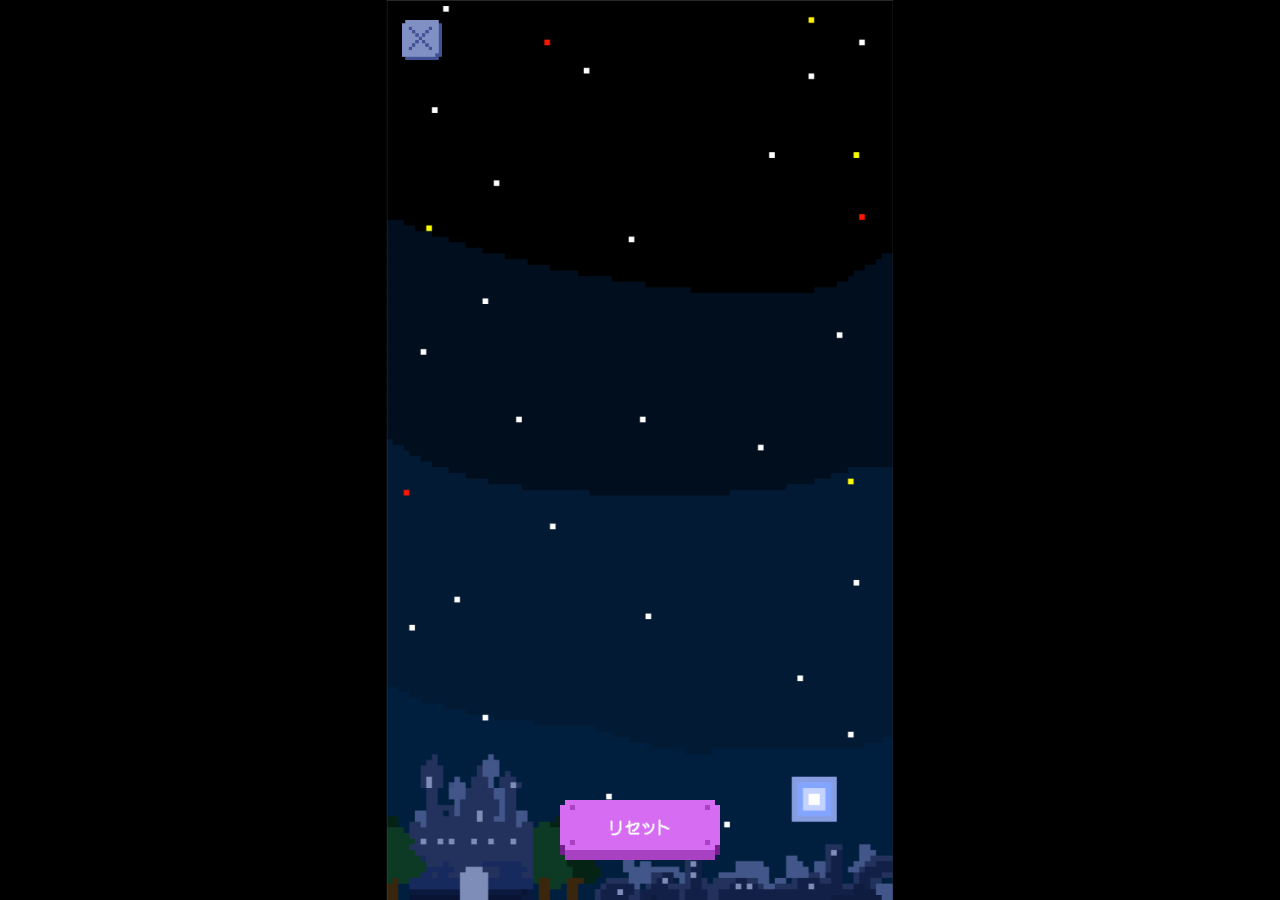
<file: game.html>
<!DOCTYPE html>
<html lang="ja">

<head>
    <meta charset="UTF-8">
    <title>ピタロジ</title>
    <meta name="viewport" content="width=device-width, initial-scale=1.0">
    <style>
        @font-face {
            font-family: 'DotGothic16';
            src: url('fonts/DotGothic16-Regular.ttf') format('truetype');
            font-weight: normal;
            font-style: normal;
        }

        html,
        body {
            margin: 0;
            padding: 0;
            width: 100vw;
            height: 100vh;
            background-color: black;
            overflow: hidden;
            font-family: sans-serif;
        }

        #bg-img {
            position: fixed;
            top: 0;
            left: 50%;
            transform: translateX(-50%);
            height: 100vh;
            width: auto;
            object-fit: contain;
            z-index: 0;
        }

        .app-wrapper {
            position: absolute;
            z-index: 1;
            display: flex;
            flex-direction: column;
            align-items: center;
            justify-content: flex-start;
            padding-top: 10px;
            padding-bottom: 10px;
            box-sizing: border-box;
        }

        #top-bar {
            width: 100%;
            display: flex;
            justify-content: flex-start;
            padding: 10px 15px;
            box-sizing: border-box;
        }

        .button {
            width: 40px;
            height: 40px;
            background: url("pictures/backBtn.png") no-repeat center center;
            background-size: contain;
            cursor: pointer;
            user-select: none;
        }

        #board-container {
            display: grid;
            margin: 10px 0 30px 0;
            grid-gap: 1px;
            justify-content: center;
            box-sizing: border-box;
        }

        .cell,
        .cell-number {
            display: flex;
            font-family: 'DotGothic16', sans-serif;
            justify-content: center;
            align-items: center;
            font-weight: bold;
            border: 1px solid #fff;
            color: #fff;
            user-select: none;
            font-size: 24px;
            box-sizing: border-box;
        }

        .cell-number {
            background-color: #233B6C;
        }

        #cards-container-wrapper {
            width: 100%;
            overflow-x: auto;
        }

        #cards-container {
            display: flex;
            gap: 5px;
            padding: 0 5px;
            margin-bottom: 10px;
        }

        .card {
            aspect-ratio: 766/575;
            border-radius: 12px;
            overflow: hidden;
            position: relative;
            display: flex;
            justify-content: center;
            align-items: center;
            cursor: pointer;
            background: transparent;
            flex: 0 0 auto;
        }

        .card-img {
            width: 100%;
            height: 100%;
            object-fit: contain;
        }

        .card-label {
            font-family: 'DotGothic16', sans-serif;
            position: absolute;
            top: 50%;
            left: 50%;
            transform: translate(-50%, -55%);
            font-weight: bold;
            font-size: 14px;
            color: black;
            text-shadow: 1px 1px 2px white;
            text-align: center;
            pointer-events: none;
            white-space: pre-line;
        }

        .card.selected {
            border: 3px solid yellow;
            transform: scale(1.05);
        }

        #reset-wrapper {
            position: absolute;
            bottom: 40px;
            left: 50%;
            transform: translateX(-50%);
            display: flex;
            justify-content: center;
            width: 200px;
        }

        #reset-button {
            width: 100%;
            height: 60px;
            border: none;
            background: url("pictures/re_Btn.png") no-repeat center center;
            background-size: contain;
            cursor: pointer;
            display: flex;
            justify-content: center;
            align-items: center;
            color: #fff;
            font-weight: bold;
            font-size: 16px;
        }

        #reset-button .reset-label {
            font-family: 'DotGothic16', sans-serif;
            position: relative;
            top: -3px;
        }

        #clear-overlay {
            position: fixed;
            top: 50%;
            left: 50%;
            transform: translate(-50%, -50%);
            background: #fff;
            padding: 20px;
            border: 2px solid #000;
            text-align: center;
            display: none;
            z-index: 200;
            width: 90%;
            max-width: 600px;
            box-sizing: border-box;
        }

        #clear-overlay p {
            font-family: 'DotGothic16', sans-serif;
            font-size: 28px;
            margin: 10px 0;
        }

        #clear-overlay button {
            margin: 10px;
            padding: 10px 20px;
            font-size: 18px;
            cursor: pointer;
        }

        /* ご褒美絵 */
        #reward-image {
            position: absolute;
            display: none;
            pointer-events: none;
            z-index: 150;
            opacity: 0;
            transition: opacity 2s ease;
        }

        @media (pointer: fine) {
            #cards-container-wrapper {
                overflow-x: auto;
            }
        }

        @media (pointer: coarse) {
            #cards-container-wrapper {
                overflow-x: hidden;
            }
        }

        /* -------------------------
           スマホ用レイアウト追加
        ------------------------- */
        @media screen and (max-width: 768px) {
            #bg-img {
                width: 100vw;
                height: auto;
            }

            #board-container {
                margin: 5px 0 120px 0;
            }

            .cell,
            .cell-number {
                font-size: 16px;
            }

            #cards-container-wrapper {
                position: fixed;
                bottom: 0;
                left: 0;
                width: 100vw;
                background: rgba(0, 0, 0, 0.8);
                padding: 8px 0;
                overflow-x: auto;
                z-index: 100;
            }

            #cards-container {
                justify-content: flex-start !important;
            }

            .card {
                width: 28vw !important;
                flex: 0 0 28vw !important;
            }

            .card-label {
                font-size: 12px;
            }

            #reset-wrapper {
                position: fixed;
                bottom: 130px;
                left: 50%;
                transform: translateX(-50%);
                width: 180px;
            }

            #reset-button {
                height: 45px;
            }

            #clear-overlay {
                font-size: 18px;
                padding: 10px;
                width: 95%;
            }
        }
    </style>
</head>

<body>
    <img id="bg-img" src="bg/bg_play.png" alt="">
    <div class="app-wrapper">
        <div id="top-bar">
            <div id="back-button" class="button"></div>
        </div>

        <div id="board-container"></div>

        <div id="cards-container-wrapper">
            <div id="cards-container"></div>
        </div>

        <div id="reset-wrapper">
            <button id="reset-button"><span class="reset-label">リセット</span></button>
        </div>
    </div>

    <div id="reward-image"></div>

    <div id="clear-overlay">
        <p>ステージクリア!</p>
        <button id="next-stage">次のステージへ</button>
        <button id="to-select">ステージ選択へ戻る</button>
    </div>

    <script src="stages_contents.js"></script>
    <script>
        if (document.referrer.includes('start.html')) {
            localStorage.removeItem('stageClear');
        }

        const bgImg = document.getElementById('bg-img');
        const appWrapper = document.querySelector('.app-wrapper');

        function positionAppWrapper() {
            if (!bgImg.complete || bgImg.naturalWidth === 0) {
                bgImg.onload = () => requestAnimationFrame(positionAppWrapper);
                return;
            }
            const rect = bgImg.getBoundingClientRect();
            appWrapper.style.left = rect.left + 'px';
            appWrapper.style.top = rect.top + 'px';
            appWrapper.style.width = rect.width + 'px';
            appWrapper.style.height = rect.height + 'px';
            if (typeof resizeBoard === 'function') resizeBoard();
            resizeCards();
        }

        function resizeCards() {
            const rect = bgImg.getBoundingClientRect();
            const cardWidth = rect.width * 0.28;
            const cardsContainer = document.getElementById('cards-container');
            const wrapper = document.getElementById('cards-container-wrapper');
            const cards = document.querySelectorAll('.card');

            cards.forEach(card => {
                card.style.width = cardWidth + 'px';
                card.style.flex = `0 0 ${cardWidth}px`;
            });

            if (cards.length === 3) {
                cardsContainer.style.justifyContent = 'center';
                wrapper.style.overflowX = 'hidden';
            } else {
                cardsContainer.style.justifyContent = 'flex-start';
                wrapper.style.overflowX = 'auto';
            }
        }

        window.addEventListener('resize', () => {
            clearTimeout(window._bgPosTimer);
            window._bgPosTimer = setTimeout(positionAppWrapper, 50);
        });
        positionAppWrapper();

        let stageId = parseInt(new URLSearchParams(window.location.search).get("id") || 0);
        const stage = (typeof stages !== 'undefined') ? stages.find(s => s.id === stageId) : null;

        if (!stage) {
            document.getElementById('board-container').textContent = 'ステージ情報が見つかりません';
        } else {
            const rows = parseInt(stage.size.split('x')[0]);
            const cols = parseInt(stage.size.split('x')[1]);
            let board = JSON.parse(JSON.stringify(stage.question));
            let selectedCard = null;
            let usedCards = new Set();
            const boardContainer = document.getElementById('board-container');

            function resizeBoard() {
                const rect = bgImg.getBoundingClientRect();
                const availableWidth = rect.width;
                let availableHeight = rect.height;
                const isMobile = window.innerWidth <= 768;

                let heightFactor = isMobile ? 0.75 : 0.6;

                if (isMobile && rows === 16 && cols === 16 && stageId >= 12) {
                    heightFactor = 0.65;

                    availableHeight -= 150;
                }

                const cellSize = Math.max(
                    Math.floor(Math.min(
                        (availableWidth * 0.9) / (cols + 1),
                        (availableHeight * heightFactor) / (rows + 1)
                    ))
                );

                boardContainer.style.gridTemplateColumns = `repeat(${cols + 1}, ${cellSize}px)`;
                boardContainer.style.gridAutoRows = `${cellSize}px`;
            }



            function renderBoard() {
                resizeBoard();
                boardContainer.innerHTML = '';
                for (let r = -1; r < rows; r++) {
                    for (let c = -1; c < cols; c++) {
                        const div = document.createElement('div');
                        if (r === -1 && c === -1) div.className = 'cell-number';
                        else if (r === -1) { div.className = 'cell-number'; div.dataset.col = c; div.textContent = c + 1; }
                        else if (c === -1) { div.className = 'cell-number'; div.dataset.row = r; div.textContent = r + 1; }
                        else {
                            div.className = 'cell';
                            const isGoal = stage.goal[r][c];
                            div.style.backgroundColor = isGoal ? '#b4b4b4' : '#fff';
                            div.textContent = board[r][c];
                            div.style.color = board[r][c] !== stage.goal[r][c] ? '#e94709' : 'black';
                        }
                        boardContainer.appendChild(div);
                    }
                }
                addRowColListeners();
            }

            function renderCards() {
                const cardsContainer = document.getElementById('cards-container');
                const wrapper = document.getElementById('cards-container-wrapper'); // ← 追加！
                cardsContainer.innerHTML = '';

                // 盤面サイズに応じた文字サイズ
                let labelFontSize = 20;
                if (rows === 12 && cols === 12) {
                    labelFontSize = 16;
                } else if (rows === 16 && cols === 16) {
                    labelFontSize = 13;
                }

                stage.cards.forEach((card, idx) => {
                    const div = document.createElement('div');
                    div.className = 'card';
                    div.dataset.index = idx;
                    if (selectedCard === idx) div.classList.add('selected');
                    if (usedCards.has(idx)) {
                        div.style.opacity = 0.5;
                        div.style.pointerEvents = 'none';
                    }

                    let imgSrc = '';
                    if (card.type === 'NOT') imgSrc = 'pictures/not_Btn.png';
                    if (card.type === 'OR') imgSrc = 'pictures/or_Btn.png';
                    if (card.type === 'AND') imgSrc = 'pictures/and_Btn.png';
                    if (card.type === 'XOR') imgSrc = 'pictures/xor_Btn.png';

                    const img = document.createElement('img');
                    img.src = imgSrc;
                    img.className = 'card-img';
                    div.appendChild(img);

                    const label = document.createElement('span');
                    label.className = 'card-label';
                    label.style.fontSize = labelFontSize + 'px';
                    label.textContent = (card.type !== 'NOT' && card.sequence)
                        ? `${card.type}\n${card.sequence.join('')}`
                        : card.type;
                    div.appendChild(label);

                    div.addEventListener('click', () => {
                        selectedCard = idx;
                        renderCards();
                    });
                    cardsContainer.appendChild(div);
                });

                resizeCards();

                if (window.innerWidth <= 768) {
                    if (stage.cards.length === 3) {
                        cardsContainer.style.justifyContent = 'center';
                        wrapper.style.overflowX = 'hidden';
                    } else {
                        cardsContainer.style.justifyContent = 'flex-start';
                        wrapper.style.overflowX = 'auto';
                    }
                }
            }


            function addRowColListeners() {
                document.querySelectorAll('.cell-number').forEach(cell => {
                    const isRow = cell.dataset.row !== undefined;
                    const isCol = cell.dataset.col !== undefined;
                    cell.addEventListener('mouseenter', () => {
                        if (selectedCard === null) return;
                        if (isRow) {
                            const r = parseInt(cell.dataset.row);
                            for (let c = 0; c < cols; c++) boardContainer.children[(r + 1) * (cols + 1) + c + 1].style.backgroundColor = '#ff0';
                        } else if (isCol) {
                            const c = parseInt(cell.dataset.col);
                            for (let r = 0; r < rows; r++) boardContainer.children[(r + 1) * (cols + 1) + c + 1].style.backgroundColor = '#ff0';
                        }
                    });
                    cell.addEventListener('mouseleave', () => renderBoard());
                    cell.addEventListener('click', () => {
                        if (selectedCard === null) return;
                        const card = stage.cards[selectedCard];
                        if (isRow) {
                            const r = parseInt(cell.dataset.row);
                            for (let c = 0; c < cols; c++) applyCard(card, r, c, 'row');
                        } else if (isCol) {
                            const c = parseInt(cell.dataset.col);
                            for (let r = 0; r < rows; r++) applyCard(card, r, c, 'col');
                        }
                        usedCards.add(selectedCard);
                        selectedCard = null;
                        renderBoard();
                        renderCards();
                        checkClear();
                    });
                });
            }

            function applyCard(card, r, c, type) {
                if (card.type === 'NOT') board[r][c] = board[r][c] ? 0 : 1;
                if (card.type === 'OR' && card.sequence) board[r][c] = board[r][c] | (type === 'row' ? card.sequence[c] : card.sequence[r]);
                if (card.type === 'AND' && card.sequence) board[r][c] = board[r][c] & (type === 'row' ? card.sequence[c] : card.sequence[r]);
                if (card.type === 'XOR' && card.sequence) board[r][c] = board[r][c] ^ (type === 'row' ? card.sequence[c] : card.sequence[r]);
            }

            function checkClear() {
                let cleared = true;
                for (let r = 0; r < rows; r++) for (let c = 0; c < cols; c++) if (board[r][c] !== stage.goal[r][c]) cleared = false;
                if (cleared) showRewardImage(() => showClearOverlay());
            }

            function showRewardImage(callback) {
                const rect = boardContainer.getBoundingClientRect();
                const cellSize = boardContainer.querySelector('.cell')?.getBoundingClientRect().width || 0;

                const boardWidth = rect.width - cellSize;
                const boardHeight = rect.height - cellSize;
                const boardLeft = rect.left + cellSize;
                const boardTop = rect.top + cellSize;

                const rewardDiv = document.getElementById("reward-image");
                rewardDiv.style.left = boardLeft + "px";
                rewardDiv.style.top = boardTop + "px";
                rewardDiv.style.width = boardWidth + "px";
                rewardDiv.style.height = boardHeight + "px";

                rewardDiv.innerHTML = `<img src="${stage.clearImage}" alt="reward" style="width:100%;height:100%;object-fit:contain;">`;
                rewardDiv.style.display = "block";
                rewardDiv.style.opacity = 0;

                requestAnimationFrame(() => {
                    rewardDiv.style.opacity = 1;
                });

                setTimeout(callback, 2000 + 1000);
            }

            function showClearOverlay() {
                let totalStages = 13;
                let stageClear = JSON.parse(localStorage.getItem('stageClear')) || Array(totalStages).fill(false);

                stageClear[stageId] = true;
                localStorage.setItem('stageClear', JSON.stringify(stageClear));

                document.getElementById('back-button').style.pointerEvents = 'none';
                const overlay = document.getElementById('clear-overlay');
                overlay.style.display = 'block';

                const rewardDiv = document.getElementById("reward-image");

                document.getElementById('next-stage').style.display = (stageId >= 12) ? 'none' : 'inline-block';
                document.getElementById('next-stage').onclick = () => {
                    rewardDiv.style.display = "none";
                    window.location.href = `game.html?id=${stageId + 1}`;
                };

                document.getElementById('to-select').onclick = () => {
                    rewardDiv.style.display = "none";
                    window.location.href = 'stage_select.html';
                };

                if (stageId >= 12) setTimeout(() => {
                    rewardDiv.style.display = "none";
                    window.location.href = 'stage_select.html';
                }, 5000);
            }


            document.getElementById('back-button').addEventListener('click', () => {
                window.location.href = 'stage_select.html';
            });

            document.getElementById('reset-button').addEventListener('click', () => {
                board = JSON.parse(JSON.stringify(stage.question));
                usedCards.clear();
                selectedCard = null;
                renderBoard();
                renderCards();
            });

            setTimeout(() => { renderBoard(); renderCards(); }, 200);
        }
    </script>
</body>

</html>
</file>
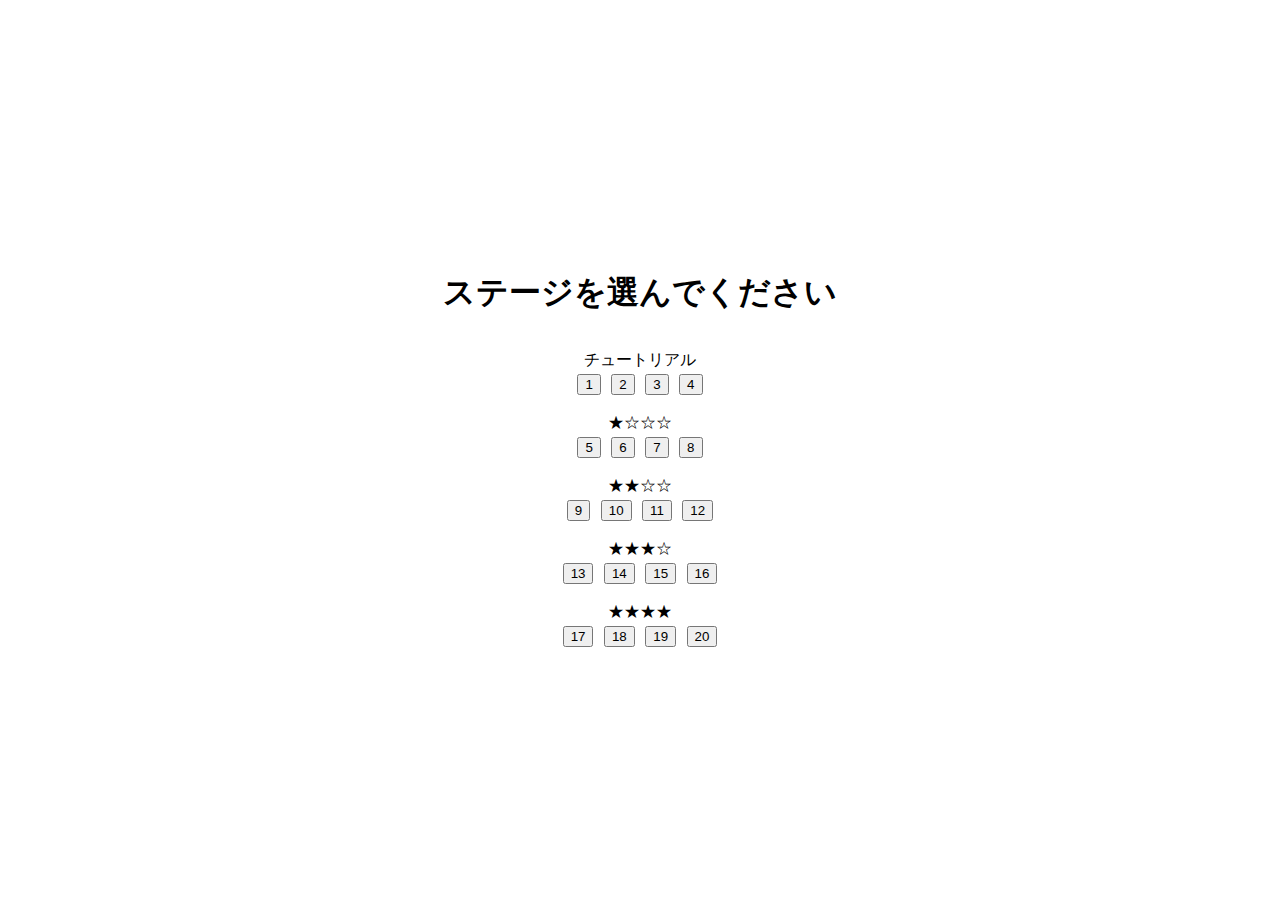
<file: stage-select.html>
<!DOCTYPE html>
<html lang="ja">
<head>
  <meta charset="UTF-8" />
  <meta name="viewport" content="width=device-width, initial-scale=1.0"/>
  <title>Tap and release</title>
  <style>
    body {
      margin: 0;
      padding: 0;
      background-color: #fff;
      display: flex;
      justify-content: center;
      align-items: center;
      height: 100vh;
      font-family: sans-serif;
      color: black;
    }

    .container {
      display: flex;
      flex-direction: column;
      align-items: center;
    }

    .title {
      font-size: 32px;
      margin-bottom: 20px;
    }

    .label {
      margin-top: 15px;
      text-align: center;
    }

    .stage {
      margin: 3px;
    }
  </style>
</head>
<body>
  <div class="container">
  <h1 class="title">ステージを選んでください</h1>

    <div class="stage-block">
        <div class="label">チュートリアル</div>
        <div class="stage-row">
        <button class="stage">1</button>
        <button class="stage">2</button>
        <button class="stage">3</button>
        <button class="stage">4</button>
        </div>
    </div>

    <div class="stage-block">
        <div class="label">★☆☆☆</div>
        <div class="stage-row">
        <button class="stage">5</button>
        <button class="stage">6</button>
        <button class="stage">7</button>
        <button class="stage">8</button>
        </div>
    </div>

    <div class="stage-block">
        <div class="label">★★☆☆</div>
        <div class="stage-row">
        <button class="stage">9</button>
        <button class="stage">10</button>
        <button class="stage">11</button>
        <button class="stage">12</button>
        </div>
    </div>

    <div class="stage-block">
        <div class="label">★★★☆</div>
        <div class="stage-row">
        <button class="stage">13</button>
        <button class="stage">14</button>
        <button class="stage">15</button>
        <button class="stage">16</button>
        </div>
    </div>

    <div class="stage-block">
        <div class="label">★★★★</div>
        <div class="stage-row">
        <button class="stage">17</button>
        <button class="stage">18</button>
        <button class="stage">19</button>
        <button class="stage">20</button>
        </div>
    </div>
    </div>
</body>
</html>
</file>
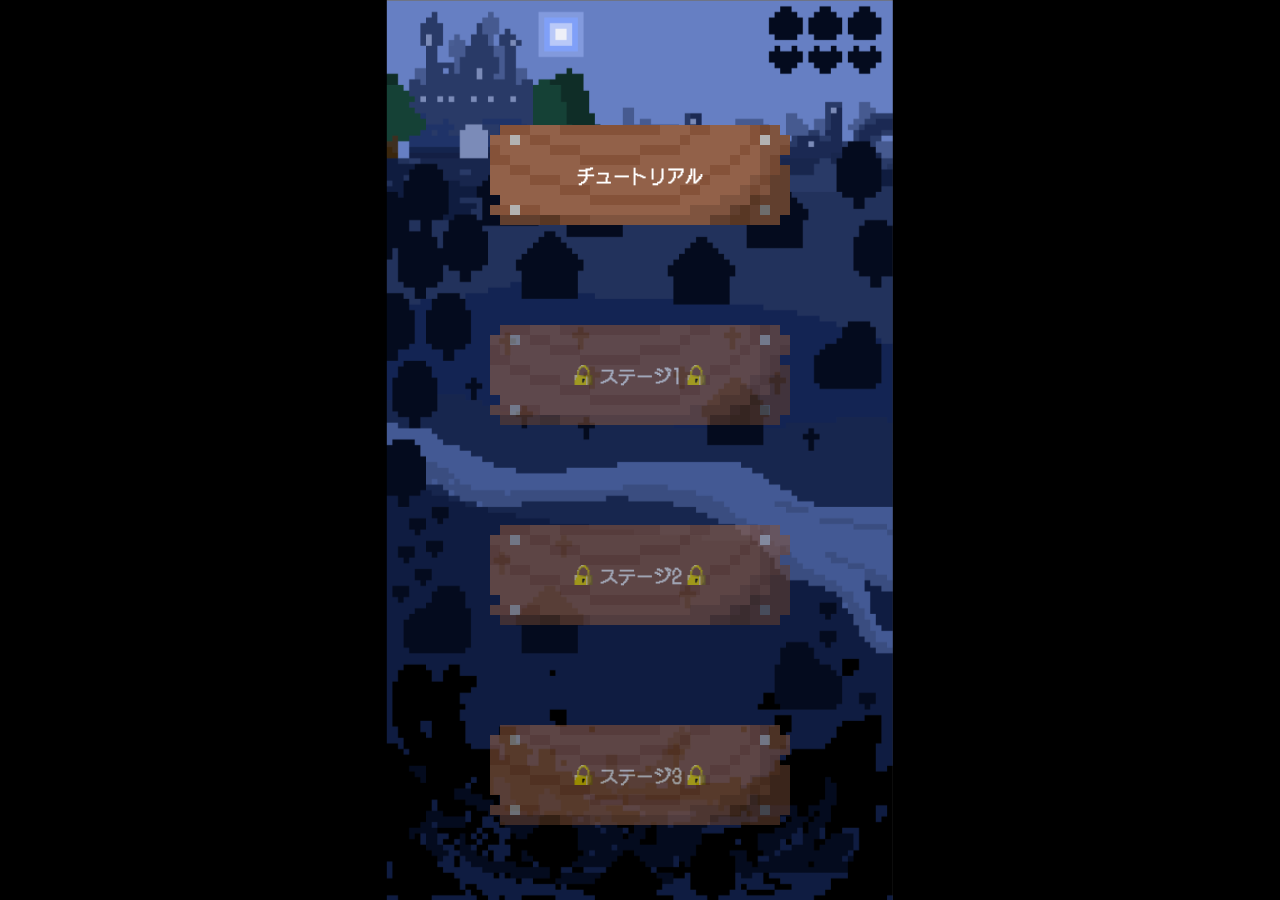
<file: stage_select.html>
<!DOCTYPE html>
<html lang="ja">

<head>
  <meta charset="UTF-8">
  <meta name="viewport" content="width=device-width, initial-scale=1.0">
  <title>ピタロジ</title>
  <style>
    @font-face {
      font-family: 'DotGothic16';
      src: url('fonts/DotGothic16-Regular.ttf') format('truetype');
    }

    html,
    body {
      margin: 0;
      padding: 0;
      width: 100vw;
      height: 100vh;
      overflow: hidden;
      font-family: 'DotGothic16', sans-serif;
      background-color: black;
    }

    #bg-img {
      position: fixed;
      top: 0;
      left: 50%;
      transform: translateX(-50%);
      width: auto;
      height: 100vh;
      object-fit: contain;
      z-index: 0;
    }

    .app-wrapper {
      position: absolute;
      top: 0;
      left: 50%;
      transform: translateX(-50%);
      width: 100%;
      height: 100%;
      display: flex;
      flex-direction: column;
      align-items: center;
      overflow-y: auto;
      box-sizing: border-box;
      padding-top: 100px;
      z-index: 1;
    }

    .app-wrapper::-webkit-scrollbar {
      display: none;
    }

    #stage-container {
      width: 100%;
      display: flex;
      flex-direction: column;
      align-items: center;
      gap: 50px;
      padding-bottom: 50px;
    }

    .stage-btn {
      width: 50%;
      max-width: 300px;
      height: 150px;
      cursor: pointer;
      position: relative;
      display: flex;
      justify-content: center;
      align-items: center;
      transition: transform .2s;
    }

    .stage-btn img.button-img {
      width: 100%;
      height: 100%;
      object-fit: contain;
    }

    .stage-btn:hover {
      transform: scale(1.05);
    }

    .stage-btn.locked {
      opacity: 0.6;
      pointer-events: none;
    }

    .stage-btn.clear {
      pointer-events: none;
    }

    .label {
      position: absolute;
      top: 50%;
      left: 50%;
      transform: translate(-50%, -50%);
      font-weight: bold;
      font-size: clamp(15px, 2vw, 18px);
      pointer-events: none;
      text-align: center;
      z-index: 2;
      display: inline-flex;
      align-items: center;
      gap: 6px;
      white-space: nowrap;
      color: #fff;
    }

    .inline-icon {
      width: clamp(12px, 3vw, 20px);
      height: auto;
      flex-shrink: 0;
    }
  </style>
</head>

<body>
  <img id="bg-img" src="bg/bg01.png" alt="背景">

  <div class="app-wrapper">
    <div id="stage-container"></div>
  </div>

  <script>
    const totalStages = 14;
    const container = document.getElementById("stage-container");

    let stageClear = JSON.parse(localStorage.getItem('stageClear')) || Array(totalStages).fill(false);

    // 初期状態
    if (!stageClear.some(c => c === true)) {
      stageClear[0] = false;
    }

    function updateBackground() {
      const lastClearedIndex = stageClear.lastIndexOf(true);
      let bgNumber = lastClearedIndex + 2; 
      if (bgNumber > totalStages) bgNumber = totalStages;
      document.getElementById('bg-img').src = `bg/bg${String(bgNumber).padStart(2, '0')}.png`;
    }

    updateBackground();

    let stageStatus = [true, ...Array(totalStages - 1).fill(false)];
    stageClear.forEach((cleared, i) => {
      if (cleared && i + 1 < totalStages) stageStatus[i + 1] = true; // 次のステージ解放
    });

    // ステージボタン生成
    for (let i = 0; i < totalStages; i++) {
      const btn = document.createElement("div");
      btn.className = "stage-btn";

      const img = document.createElement("img");
      img.src = "pictures/stageBtn.png";
      img.className = "button-img";
      btn.appendChild(img);

      const label = document.createElement("span");
      label.className = "label";

      if (!stageStatus[i]) {
        btn.classList.add("locked");
        const leftIcon = document.createElement("img");
        leftIcon.className = "inline-icon";
        leftIcon.src = "pictures/lock.png";
        label.appendChild(leftIcon);
      } else if (stageClear[i]) {
        btn.classList.add("clear");
        const leftIcon = document.createElement("img");
        leftIcon.className = "inline-icon";
        leftIcon.src = "pictures/clear.png";
        label.appendChild(leftIcon);
      }

      // ステージ名
      label.appendChild(document.createTextNode(i === 0 ? "チュートリアル" : `ステージ${i}`));

      if (!stageStatus[i]) {
        const rightIcon = document.createElement("img");
        rightIcon.className = "inline-icon";
        rightIcon.src = "pictures/lock.png";
        label.appendChild(rightIcon);
      } else if (stageClear[i]) {
        const rightIcon = document.createElement("img");
        rightIcon.className = "inline-icon";
        rightIcon.src = "pictures/clear.png";
        label.appendChild(rightIcon);
      }

      btn.appendChild(label);

      btn.addEventListener("click", () => {
        if (btn.classList.contains("locked") || btn.classList.contains("clear")) return;
        location.href = `game.html?id=${i}`;
      });

      container.appendChild(btn);
    }
  </script>
</body>

</html>
</file>
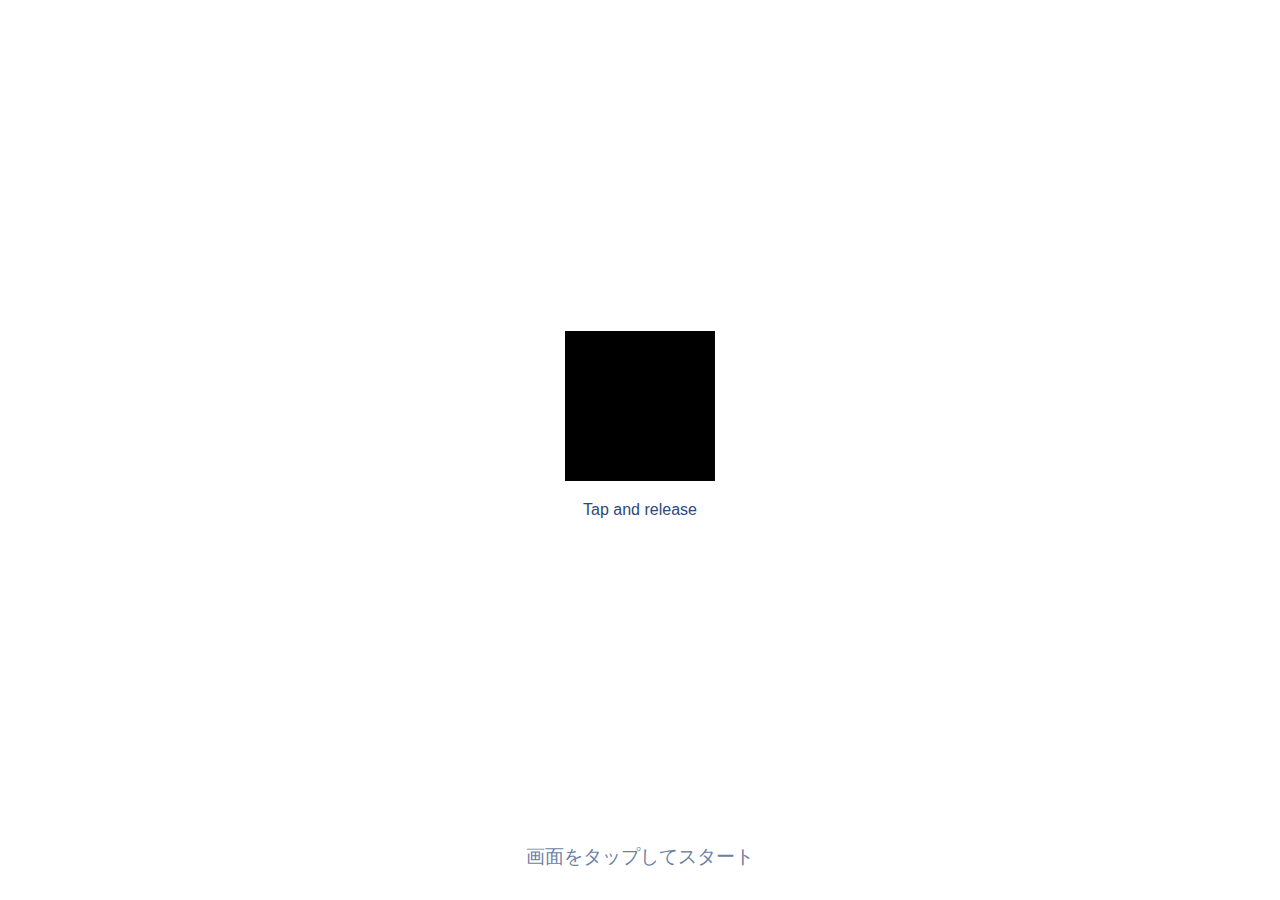
<file: start.html>
<!DOCTYPE html>
<html lang="ja">
<head>
    <meta charset="UTF-8">
    <meta name="viewport" content="width=device-width, initial-scale=1.0">
    <title>Tap and release</title>
    <style>
        body{
            margin: 0;
            padding: 0;
            background-color: #fff;
            color: white;
            display: flex;
            justify-content: center;
            align-items: center;
            flex-direction: column; /*要素の並びの方向を縦方向にする*/
            height: 100vh;
            font-family:sans-serif; /*https://fonts.google.com*/
            cursor: pointer;
            position: relative;
        }
        .logo-img{
            width: 150px;
            margin-bottom: 20px;
        }
        .title{
            font-size: 1.0em;
            text-align: center;
            margin-bottom: 50px;
            color: rgb(42, 73, 125);
        }
        .instruction {
            position: absolute;
            bottom: 30px;
            font-size: 1.2em;
            opacity: 0.7;
            color: rgb(42, 73, 125);
        }
    </style>
</head>
<body onclick="location.href='stage-select.html'">

  <img src="pictures/logo.png" class="logo-img" />

  <div class="title">Tap and release</div>

  <div class="instruction">画面をタップしてスタート</div>
</body>
</html>
</file>
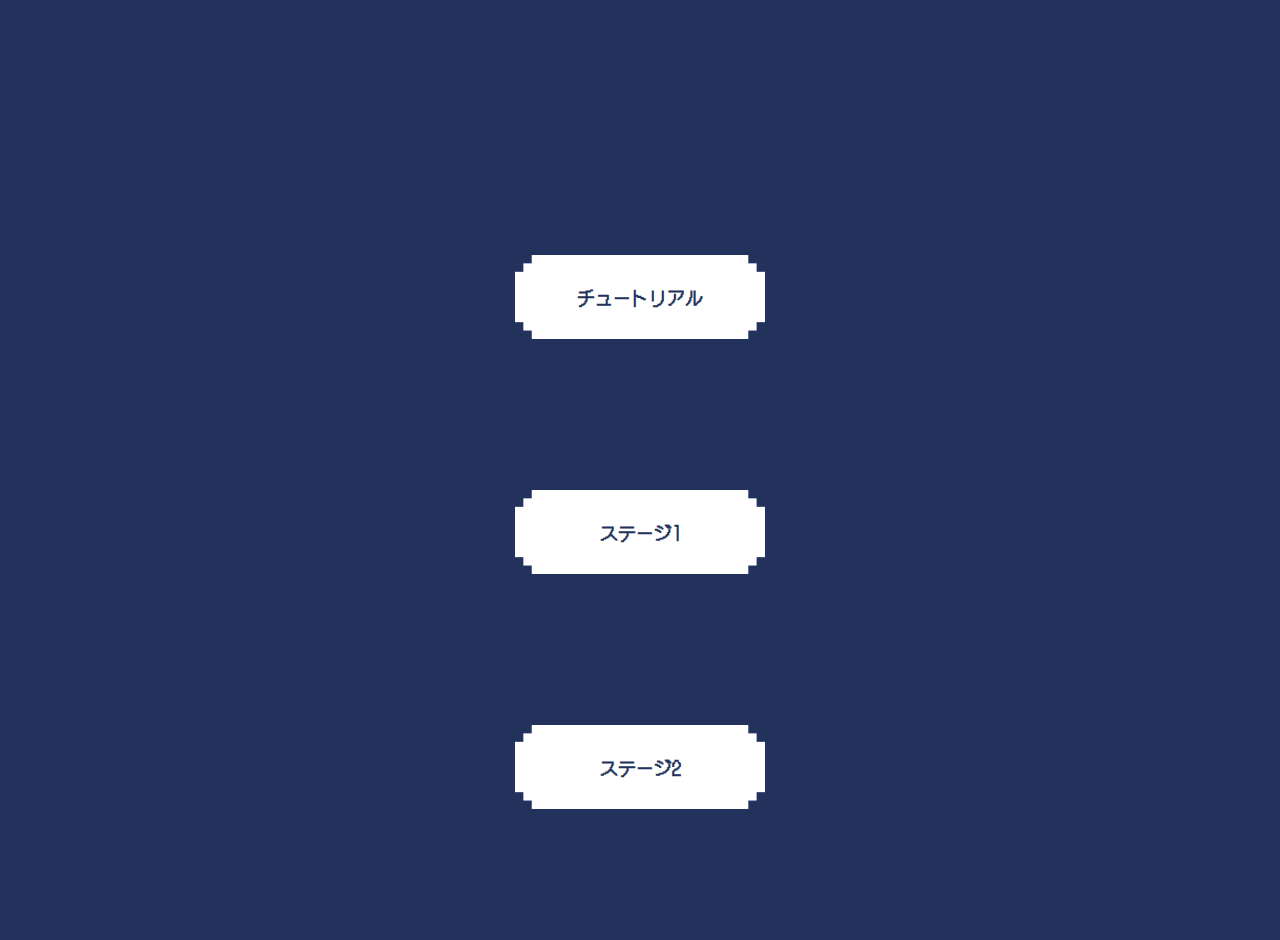
<file: test.html>
<!DOCTYPE html>
<html lang="ja">

<head>
    <meta charset="UTF-8">
    <meta name="viewport" content="width=device-width, initial-scale=1.0">
    <title>Stage Test</title>
    <style>
        @font-face {
            font-family: 'DotGothic16';
            src: url('fonts/DotGothic16-Regular.ttf') format('truetype');
        }

        body {
            margin: 0;
            font-family: 'DotGothic16', sans-serif;
            background: #22325c;
        }

        #stage-container {
            position: relative;
            width: 100%;
            height: 100vh;
            overflow-y: auto;
            padding: 20px 0;
        }

        .stage-btn {
            width: 40vw;
            max-width: 250px;
            aspect-ratio: 1/2;
            position: absolute;
            display: flex;
            justify-content: center;
            align-items: center;
            cursor: pointer;
            font-weight: bold;
            font-size: clamp(12px, 2vw, 18px);
            transition: transform .2s;
            user-select: none;
        }

        .stage-btn:hover {
            transform: scale(1.1);
        }

        .stage-btn.locked,
        .stage-btn.cleared {
            pointer-events: none;
            cursor: default;
        }

        .stage-btn img.button-img {
            width: 100%;
            height: 100%;
            object-fit: contain;
            display: block;
        }

        .stage-btn.cleared img {
            pointer-events: none;
            /* クリア済みボタンも押せなくする */
        }

        .label {
            position: absolute;
            top: 50%;
            left: 50%;
            transform: translate(-50%, -50%);
            color: #22325c;
            font-weight: bold;
            font-size: clamp(12px, 2vw, 18px);
            pointer-events: none;
            text-align: center;
            white-space: nowrap;
        }
    </style>
</head>

<body>
    <div id="stage-container"></div>

    <script>
        const totalStages = 21; // チュートリアル + 20ステージ
        const container = document.getElementById("stage-container");

        const stageStates = Array(totalStages).fill("locked");
        stageStates[0] = "unlocked"; // チュートリアル解放

        const startY = 5, offsetY = 25;

        for (let i = 0; i < totalStages; i++) {
            const btn = document.createElement("div");
            btn.className = "stage-btn";
            btn.dataset.index = i;
            if (stageStates[i] === "locked") btn.classList.add("locked");

            btn.style.left = "50%";
            btn.style.transform = "translateX(-50%)";
            btn.style.top = startY + offsetY * i + "%";

            // ボタン画像
            const img = document.createElement("img");
            img.className = "button-img";
            img.src = "pictures/stage-btn.png";
            btn.appendChild(img);

            // ラベル
            const label = document.createElement("span");
            label.className = "label";
            label.textContent = i === 0 ? "チュートリアル" : "ステージ" + i;
            btn.appendChild(label);

            container.appendChild(btn);

            const updateBtn = () => {
                if (stageStates[i] === "cleared") {
                    btn.classList.add("cleared");
                    btn.classList.remove("locked");
                } else if (stageStates[i] === "unlocked") {
                    btn.classList.remove("locked");
                    btn.classList.remove("cleared");
                } else {
                    btn.classList.add("locked");
                    btn.classList.remove("cleared");
                }
            };
            updateBtn();

            const clickHandler = () => {
                if (stageStates[i] !== "unlocked") return;

                stageStates[i] = "cleared";
                btn.classList.add("cleared");
                btn.classList.remove("locked");
                btn.removeEventListener("click", clickHandler);
                updateBtn();

                alert("ステージ " + (i === 0 ? "チュートリアル" : i) + " 開始！");

                const nextIndex = i + 1;
                if (nextIndex < totalStages && stageStates[nextIndex] === "locked") {
                    stageStates[nextIndex] = "unlocked";
                    const nextBtn = container.children[nextIndex];
                    nextBtn.classList.remove("locked");
                    nextBtn.classList.remove("cleared");
                    nextBtn.scrollIntoView({ behavior: "smooth", block: "center" });
                }
            };

            btn.addEventListener("click", clickHandler);
        }
    </script>
</body>

</html>
</file>
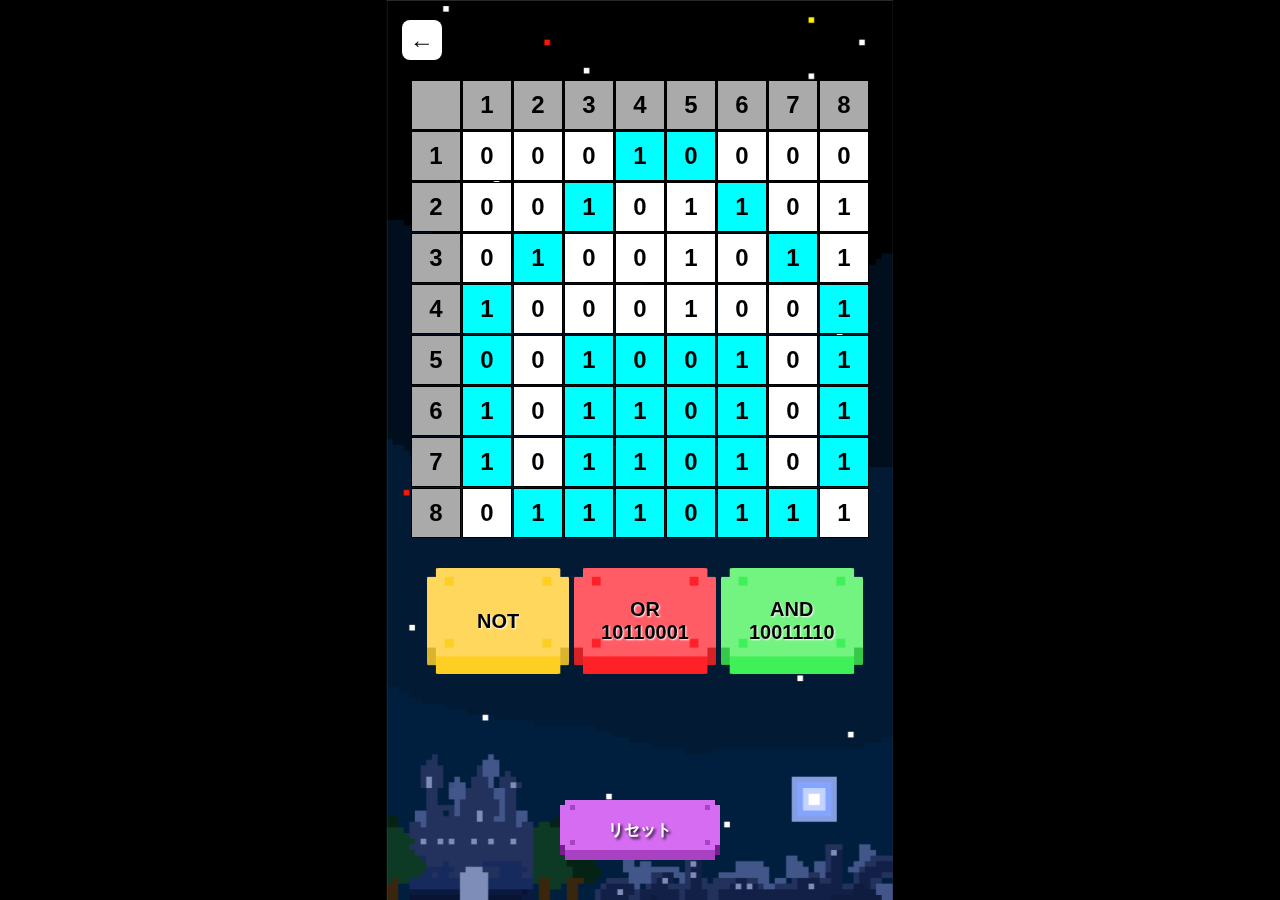
<file: logic-puzzle-game/game.html>
<!DOCTYPE html>
<html lang="ja">

<head>
    <meta charset="UTF-8">
    <title>Logic Puzzle Game</title>
    <meta name="viewport" content="width=device-width, initial-scale=1.0">
    <style>
        /* ---- 全体 ---- */
        html,
        body {
            margin: 0;
            padding: 0;
            width: 100vw;
            height: 100vh;
            background-color: black;
            overflow: hidden;
            font-family: sans-serif;
        }

        #bg-img {
            position: fixed;
            top: 0;
            left: 50%;
            transform: translateX(-50%);
            height: 100vh;
            width: auto;
            object-fit: contain;
            z-index: 0;
        }

        .app-wrapper {
            position: absolute;
            z-index: 1;
            display: flex;
            flex-direction: column;
            align-items: center;
            justify-content: flex-start;
            padding-top: 10px;
            padding-bottom: 10px;
            box-sizing: border-box;
        }

        #top-bar {
            width: 100%;
            display: flex;
            justify-content: flex-start;
            padding: 10px 15px;
            box-sizing: border-box;
        }

        .button {
            width: 40px;
            height: 40px;
            background-color: #fff;
            display: flex;
            justify-content: center;
            align-items: center;
            cursor: pointer;
            user-select: none;
            font-weight: bold;
            font-size: 24px;
            border-radius: 8px;
        }

        #board-container {
            display: grid;
            margin: 10px 0 30px 0;
            grid-gap: 1px;
            justify-content: center;
            box-sizing: border-box;
        }

        .cell,
        .cell-number {
            display: flex;
            justify-content: center;
            align-items: center;
            font-weight: bold;
            border: 1px solid black;
            user-select: none;
            font-size: 24px;
            box-sizing: border-box;
        }

        .cell-number {
            background-color: #aaa;
        }

        #cards-container-wrapper {
            width: 100%;
            overflow-x: auto;
        }

        #cards-container {
            display: flex;
            gap: 5px;
            padding: 0 5px;
            margin-bottom: 10px;
            justify-content: center;
            width: 100%;
        }


        .card {
            aspect-ratio: 766/575;
            border-radius: 12px;
            overflow: hidden;
            position: relative;
            display: flex;
            justify-content: center;
            align-items: center;
            cursor: pointer;
            background: transparent;
            flex: 0 0 auto;
        }

        .card-img {
            width: 100%;
            height: 100%;
            object-fit: contain;
        }

        .card-label {
            position: absolute;
            top: 50%;
            left: 50%;
            transform: translate(-50%, -50%);
            font-weight: bold;
            font-size: 20px;
            color: black;
            text-shadow: 1px 1px 2px white;
            text-align: center;
            pointer-events: none;
            white-space: pre-line;
        }

        .card.selected {
            border: 3px solid yellow;
            transform: scale(1.05);
        }

        #reset-wrapper {
            position: absolute;
            bottom: 40px;
            left: 50%;
            transform: translateX(-50%);
            display: flex;
            justify-content: center;
            width: 200px;
        }


        #reset-button {
            width: 100%;
            height: 60px;
            border: none;
            background: url("pictures/re_Btn.png") no-repeat center center;
            background-size: contain;
            cursor: pointer;
            display: flex;
            justify-content: center;
            align-items: center;
            color: white;
            font-weight: bold;
            font-size: 16px;
        }

        #reset-button .reset-label {
            position: static;
            transform: none;
            text-shadow: 2px 2px 3px black;
        }

        #clear-overlay {
            position: fixed;
            top: 50%;
            left: 50%;
            transform: translate(-50%, -50%);
            background: #fff;
            padding: 20px;
            border: 2px solid #000;
            text-align: center;
            display: none;
            z-index: 200;
            width: 90%;
            max-width: 600px;
            box-sizing: border-box;
        }

        #clear-overlay p {
            font-size: 28px;
            margin: 10px 0;
        }

        #clear-overlay button {
            margin: 10px;
            padding: 10px 20px;
            font-size: 18px;
            cursor: pointer;
        }

        /* PCのみスクロールバー表示 */
        @media (pointer: fine) {
            #cards-container-wrapper {
                overflow-x: auto;
            }
        }

        @media (pointer: coarse) {
            #cards-container-wrapper {
                overflow-x: hidden;
            }
        }
    </style>
</head>

<body>
    <img id="bg-img" src="bg/bg_play.png" alt="">

    <div class="app-wrapper">
        <div id="top-bar">
            <div id="back-button" class="button">←</div>
        </div>

        <div id="board-container"></div>

        <div id="cards-container-wrapper">
            <div id="cards-container"></div>
        </div>

        <div id="reset-wrapper">
            <button id="reset-button"><span class="reset-label">リセット</span></button>
        </div>
    </div>

    <div id="clear-overlay">
        <p>ステージクリア！</p>
        <button id="next-stage">次のステージへ</button>
        <button id="to-select">ステージ選択へ戻る</button>
    </div>

    <script src="stages_contents.js"></script>
    <script>
        const bgImg = document.getElementById('bg-img');
        const appWrapper = document.querySelector('.app-wrapper');

        function positionAppWrapper() {
            if (!bgImg.complete || bgImg.naturalWidth === 0) {
                bgImg.onload = () => requestAnimationFrame(positionAppWrapper);
                return;
            }
            const rect = bgImg.getBoundingClientRect();
            appWrapper.style.left = rect.left + 'px';
            appWrapper.style.top = rect.top + 'px';
            appWrapper.style.width = rect.width + 'px';
            appWrapper.style.height = rect.height + 'px';
            if (typeof resizeBoard === 'function') resizeBoard();
            resizeCards();
        }

        function resizeCards() {
            const rect = bgImg.getBoundingClientRect();
            const cardWidth = rect.width * 0.28;
            document.querySelectorAll('.card').forEach(card => {
                card.style.width = cardWidth + 'px';
                card.style.flex = `0 0 ${cardWidth}px`;
            });
        }

        window.addEventListener('resize', () => {
            clearTimeout(window._bgPosTimer);
            window._bgPosTimer = setTimeout(positionAppWrapper, 50);
        });
        positionAppWrapper();

        /* ===== ゲームロジック ===== */
        let stageId = parseInt(new URLSearchParams(window.location.search).get("id") || 0);
        const stage = (typeof stages !== 'undefined') ? stages.find(s => s.id === stageId) : null;

        if (!stage) {
            document.getElementById('board-container').textContent = 'ステージ情報が見つかりません';
        } else {
            const rows = parseInt(stage.size.split('x')[0]);
            const cols = parseInt(stage.size.split('x')[1]);
            let board = JSON.parse(JSON.stringify(stage.question));
            let selectedCard = null;
            let usedCards = new Set();
            const boardContainer = document.getElementById('board-container');

            function resizeBoard() {
                const rect = bgImg.getBoundingClientRect();
                const availableWidth = rect.width;
                const availableHeight = rect.height;
                const cellSize = Math.max(24, Math.floor(Math.min(
                    (availableWidth * 0.9) / (cols + 1),
                    (availableHeight * 0.6) / (rows + 1)
                )));
                boardContainer.style.gridTemplateColumns = `repeat(${cols + 1}, ${cellSize}px)`;
                boardContainer.style.gridAutoRows = `${cellSize}px`;
            }

            function renderBoard() {
                resizeBoard();
                boardContainer.innerHTML = '';
                for (let r = -1; r < rows; r++) {
                    for (let c = -1; c < cols; c++) {
                        const div = document.createElement('div');
                        if (r === -1 && c === -1) div.className = 'cell-number';
                        else if (r === -1) { div.className = 'cell-number'; div.dataset.col = c; div.textContent = c + 1; }
                        else if (c === -1) { div.className = 'cell-number'; div.dataset.row = r; div.textContent = r + 1; }
                        else {
                            div.className = 'cell';
                            div.style.backgroundColor = stage.goal[r][c] ? '#00ffff' : '#fff';
                            div.textContent = board[r][c];
                        }
                        boardContainer.appendChild(div);
                    }
                }
                addRowColListeners();
            }

            function renderCards() {
                const cardsContainer = document.getElementById('cards-container');
                cardsContainer.innerHTML = '';
                stage.cards.forEach((card, idx) => {
                    const div = document.createElement('div');
                    div.className = 'card';
                    div.dataset.index = idx;
                    if (selectedCard === idx) div.classList.add('selected');
                    if (usedCards.has(idx)) { div.style.opacity = 0.5; div.style.pointerEvents = 'none'; }

                    let imgSrc = '';
                    if (card.type === 'NOT') imgSrc = 'pictures/not_Btn.png';
                    if (card.type === 'OR') imgSrc = 'pictures/or_Btn.png';
                    if (card.type === 'AND') imgSrc = 'pictures/and_Btn.png';
                    if (card.type === 'XOR') imgSrc = 'pictures/xor_Btn.png';

                    const img = document.createElement('img');
                    img.src = imgSrc;
                    img.className = 'card-img';
                    div.appendChild(img);

                    const label = document.createElement('span');
                    label.className = 'card-label';
                    label.textContent = (card.type !== 'NOT' && card.sequence)
                        ? `${card.type}\n${card.sequence.join('')}` : card.type;
                    div.appendChild(label);

                    div.addEventListener('click', () => { selectedCard = idx; renderCards(); });
                    cardsContainer.appendChild(div);
                });
                resizeCards();
            }

            function addRowColListeners() {
                document.querySelectorAll('.cell-number').forEach(cell => {
                    const isRow = cell.dataset.row !== undefined;
                    const isCol = cell.dataset.col !== undefined;
                    cell.addEventListener('mouseenter', () => {
                        if (selectedCard === null) return;
                        if (isRow) {
                            const r = parseInt(cell.dataset.row);
                            for (let c = 0; c < cols; c++) boardContainer.children[(r + 1) * (cols + 1) + c + 1].style.backgroundColor = '#ff0';
                        } else if (isCol) {
                            const c = parseInt(cell.dataset.col);
                            for (let r = 0; r < rows; r++) boardContainer.children[(r + 1) * (cols + 1) + c + 1].style.backgroundColor = '#ff0';
                        }
                    });
                    cell.addEventListener('mouseleave', () => renderBoard());
                    cell.addEventListener('click', () => {
                        if (selectedCard === null) return;
                        const card = stage.cards[selectedCard];
                        if (isRow) {
                            const r = parseInt(cell.dataset.row);
                            for (let c = 0; c < cols; c++) applyCard(card, r, c, 'row');
                        } else if (isCol) {
                            const c = parseInt(cell.dataset.col);
                            for (let r = 0; r < rows; r++) applyCard(card, r, c, 'col');
                        }
                        usedCards.add(selectedCard);
                        selectedCard = null;
                        renderBoard();
                        renderCards();
                        checkClear();
                    });
                });
            }

            function applyCard(card, r, c, type) {
                if (card.type === 'NOT') board[r][c] = board[r][c] ? 0 : 1;
                if (card.type === 'OR' && card.sequence) board[r][c] = board[r][c] | (type === 'row' ? card.sequence[c] : card.sequence[r]);
                if (card.type === 'AND' && card.sequence) board[r][c] = board[r][c] & (type === 'row' ? card.sequence[c] : card.sequence[r]);
                if (card.type === 'XOR' && card.sequence) board[r][c] = board[r][c] ^ (type === 'row' ? card.sequence[c] : card.sequence[r]);
            }

            function checkClear() {
                let cleared = true;
                for (let r = 0; r < rows; r++) for (let c = 0; c < cols; c++) if (board[r][c] !== stage.goal[r][c]) cleared = false;
                if (cleared) showClearOverlay();
            }

            function showClearOverlay() {
                document.getElementById('back-button').style.pointerEvents = 'none';
                const overlay = document.getElementById('clear-overlay');
                overlay.style.display = 'block';
                document.getElementById('next-stage').style.display = (stageId >= 12) ? 'none' : 'inline-block';
                document.getElementById('next-stage').onclick = () => window.location.href = `game.html?id=${stageId + 1}`;
                document.getElementById('to-select').onclick = () => window.location.href = 'stage_select.html';
                if (stageId >= 12) setTimeout(() => window.location.href = 'stage_select.html', 2000);
            }

            document.getElementById('back-button').addEventListener('click', () => {
                window.location.href = 'stage_select.html';
            });

            document.getElementById('reset-button').addEventListener('click', () => {
                board = JSON.parse(JSON.stringify(stage.question));
                usedCards.clear();
                selectedCard = null;
                renderBoard();
                renderCards();
            });

            setTimeout(() => { renderBoard(); renderCards(); }, 200);
        }
    </script>
</body>

</html>
</file>
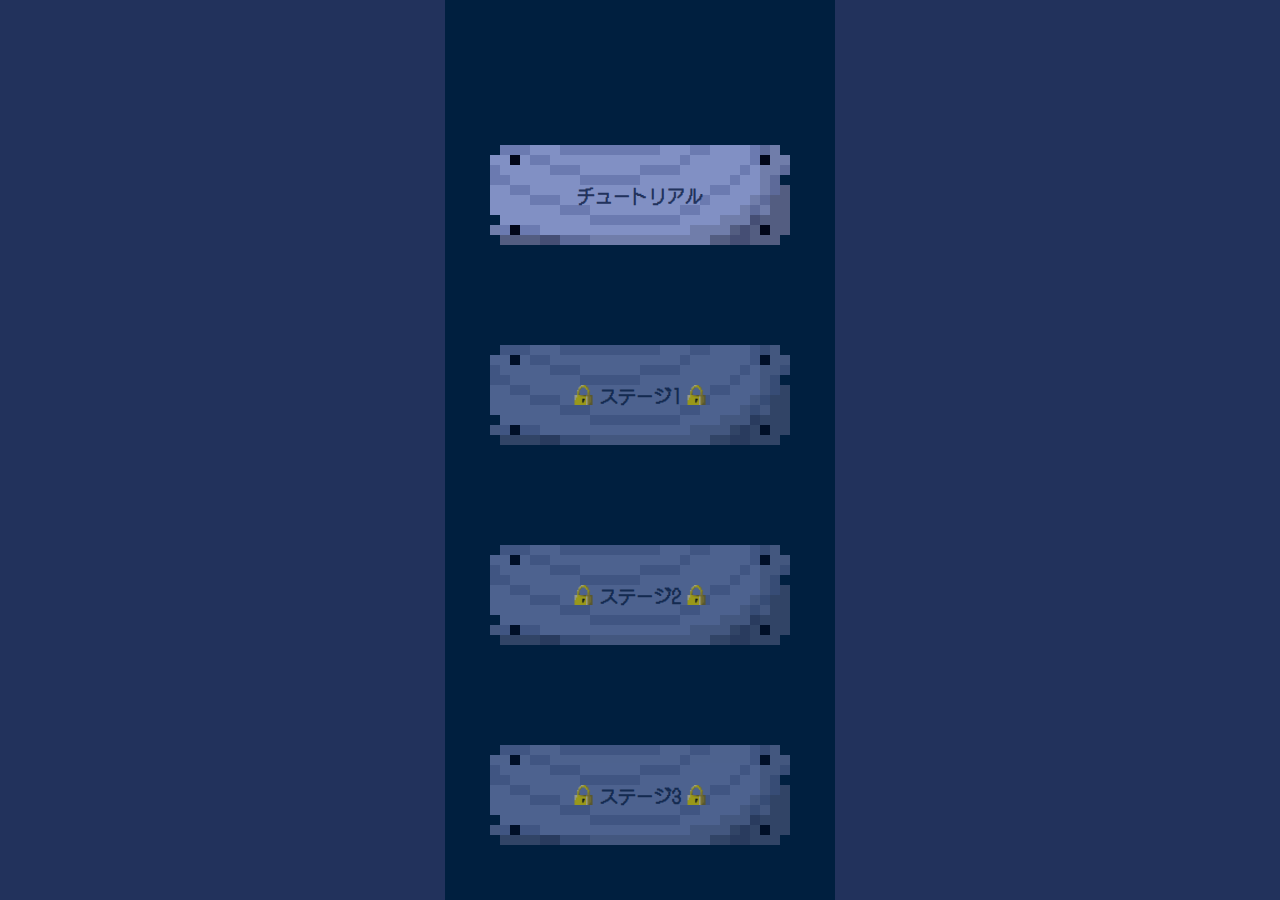
<file: logic-puzzle-game/stage_select.html>
<!DOCTYPE html>
<html lang="ja">

<head>
  <meta charset="UTF-8">
  <meta name="viewport" content="width=device-width, initial-scale=1.0">
  <title>Stage Select</title>
  <style>
    @font-face {
      font-family: 'DotGothic16';
      src: url('fonts/DotGothic16-Regular.ttf') format('truetype');
    }

    body {
      margin: 0;
      font-family: 'DotGothic16', sans-serif;
      background-color: #22325c;
      display: flex;
      justify-content: center;
      align-items: center;
      height: 100vh;
      overflow: hidden;
    }

    .app-wrapper {
      width: 390px;
      max-width: 100%;
      height: 844px;
      min-height: 100vh;
      background-color: #001f3f;
      display: flex;
      flex-direction: column;
      align-items: center;
      overflow-y: auto;
      scrollbar-width: none;
      -ms-overflow-style: none;
      box-sizing: border-box;
      padding: 20px 0;
    }

    .app-wrapper::-webkit-scrollbar {
      display: none;
    }

    #stage-container {
      width: 100%;
      display: flex;
      flex-direction: column;
      align-items: center;
      gap: 50px;
      flex: 1;
      justify-content: flex-start;
      padding-top: 100px;
    }

    .stage-btn {
      width: 50vw;
      max-width: 300px;
      height: 150px;
      cursor: pointer;
      position: relative;
      display: flex;
      justify-content: center;
      align-items: center;
      transition: transform .2s;
    }

    .stage-btn img.button-img {
      width: 100%;
      height: 100%;
      object-fit: contain;
    }

    .stage-btn:hover {
      transform: scale(1.05);
    }

    .stage-btn.locked {
      opacity: 0.6;
      pointer-events: none;
    }

    .label {
      position: absolute;
      top: 50%;
      left: 50%;
      transform: translate(-50%, -50%);
      color: #22325c;
      font-weight: bold;
      font-size: clamp(15px, 2vw, 18px);
      pointer-events: none;
      text-align: center;
      z-index: 2;
      display: inline-flex;
      align-items: center;
      gap: 6px;
      white-space: nowrap;
    }

    .inline-icon {
      width: clamp(12px, 3vw, 20px);
      height: auto;
      flex-shrink: 0;
    }
  </style>
</head>

<body>
  <div class="app-wrapper">
    <div id="stage-container"></div>
  </div>

  <script>
    const totalStages = 14; 
    const container = document.getElementById("stage-container");

    let stageStatus = [true, ...Array(totalStages - 1).fill(false)]; 
    let stageClear = Array(totalStages).fill(false);

    for (let i = 0; i < totalStages; i++) {
      const btn = document.createElement("div");
      btn.className = "stage-btn";
      if (!stageStatus[i]) btn.classList.add("locked");

      const img = document.createElement("img");
      img.src = "pictures/stageBtn.png";
      img.className = "button-img";
      btn.appendChild(img);

      const label = document.createElement("span");
      label.className = "label";

      // ロック
      if (!stageStatus[i]) {
        const leftIcon = document.createElement("img");
        leftIcon.className = "inline-icon";
        leftIcon.src = "pictures/lock.png";
        label.appendChild(leftIcon);
      }

      // ステージ名
      label.appendChild(document.createTextNode(i === 0 ? "チュートリアル" : `ステージ${i}`));

      if (!stageStatus[i]) {
        const rightIcon = document.createElement("img");
        rightIcon.className = "inline-icon";
        rightIcon.src = "pictures/lock.png";
        label.appendChild(rightIcon);
      }

      btn.appendChild(label);

      btn.addEventListener("click", () => {
        if (btn.classList.contains("locked")) return;
        const stageId = i;
        location.href = `game.html?id=${stageId}`;
      });

      container.appendChild(btn);
    }
  </script>
</body>

</html>
</file>
